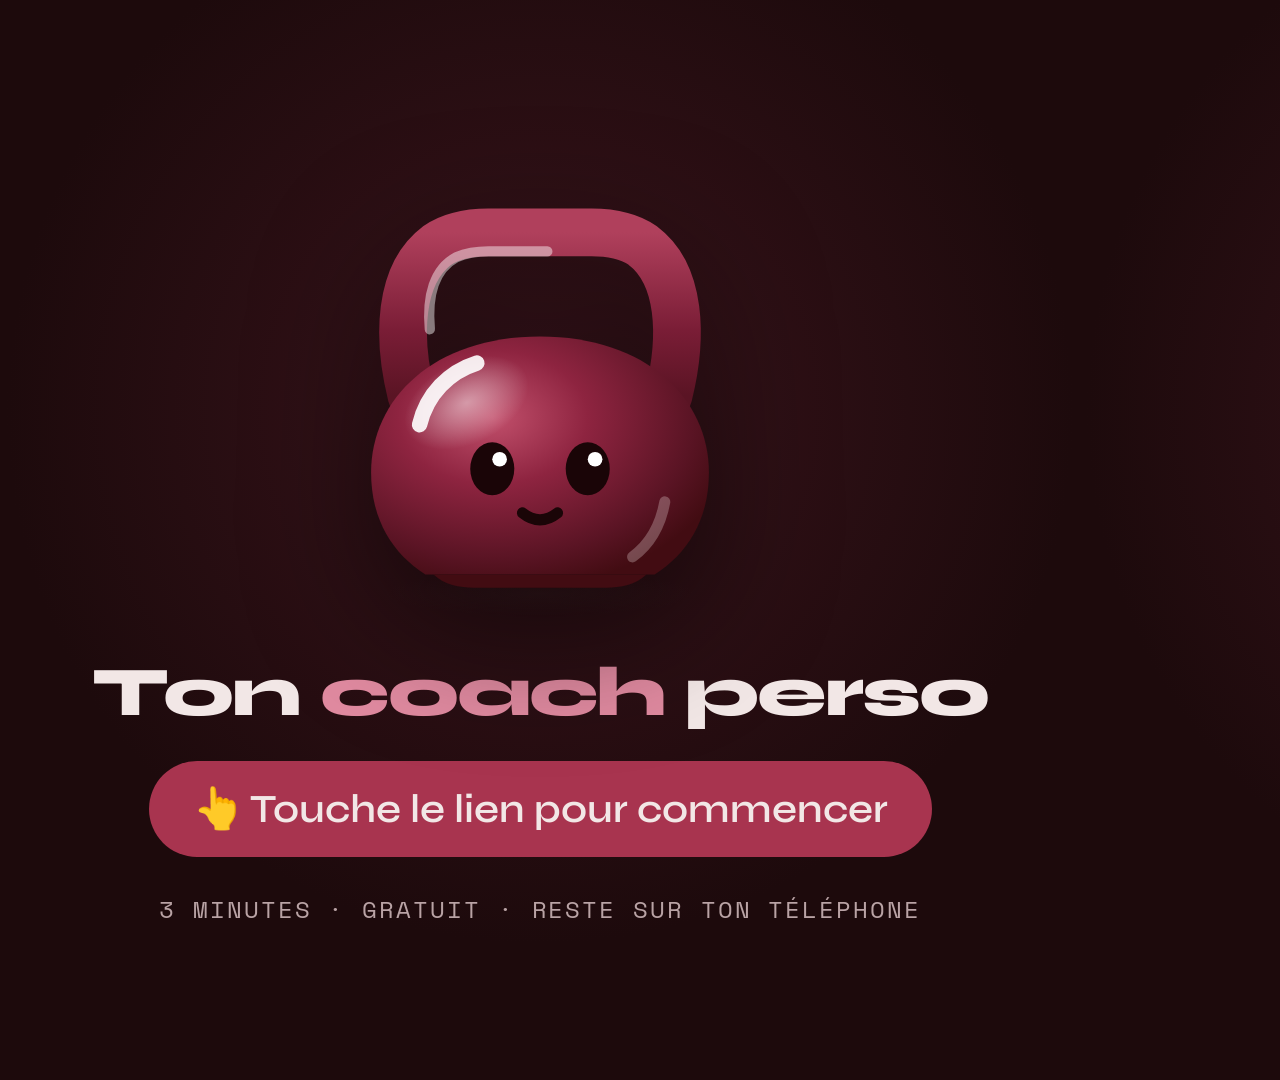
<file: share/card-fr.html>
<!doctype html><html><head><meta charset="utf-8">
<link href="https://fonts.googleapis.com/css2?family=Space+Mono&family=Syne:wght@600;800&display=swap" rel="stylesheet">
<style>
html,body{margin:0;width:1080px;height:1080px}
body{background:radial-gradient(circle at 50% 38%,#3a141c 0,#1D0A0C 62%);display:flex;flex-direction:column;align-items:center;justify-content:center;gap:34px;font-family:Syne,sans-serif;color:#F2E7E6}
img{width:470px;height:470px;filter:drop-shadow(0 40px 60px rgba(0,0,0,.55))}
h1{font-size:70px;text-align:center;max-width:940px;font-weight:800;letter-spacing:-.03em;margin:0;line-height:1}
h1 em{font-style:normal;color:#E08AA0}
.tap{display:flex;align-items:center;gap:18px;background:#A8344F;border-radius:999px;padding:24px 44px;font-size:40px;font-weight:600}
.small{font-family:'Space Mono',monospace;font-size:24px;letter-spacing:.08em;text-transform:uppercase;color:#B9A3A5}
</style></head><body>
<img src="mark.svg" alt="">
<h1>Ton <em>coach</em> perso</h1>
<div class="tap">👆 Touche le lien pour commencer</div>
<div class="small">3 minutes · gratuit · reste sur ton téléphone</div>
</body></html>
</file>
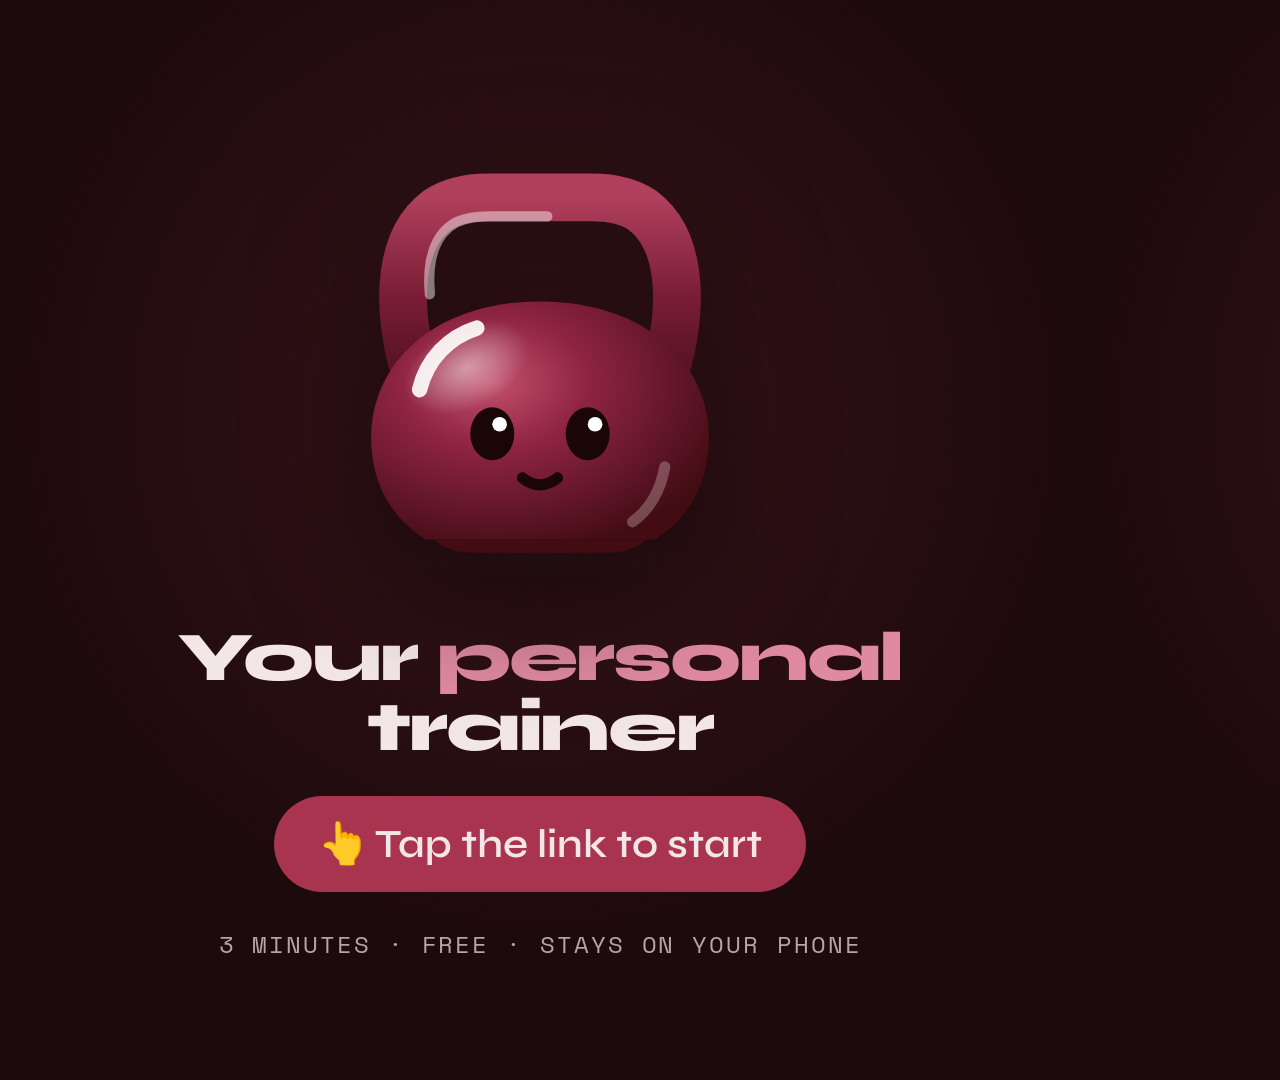
<file: share/card.html>
<!doctype html><html><head><meta charset="utf-8">
<link href="https://fonts.googleapis.com/css2?family=Space+Mono&family=Syne:wght@600;800&display=swap" rel="stylesheet">
<style>
html,body{margin:0;width:1080px;height:1080px}
body{background:radial-gradient(circle at 50% 38%,#3a141c 0,#1D0A0C 62%);display:flex;flex-direction:column;align-items:center;justify-content:center;gap:34px;font-family:Syne,sans-serif;color:#F2E7E6}
img{width:470px;height:470px;filter:drop-shadow(0 40px 60px rgba(0,0,0,.55))}
h1{font-size:70px;text-align:center;max-width:940px;font-weight:800;letter-spacing:-.03em;margin:0;line-height:1}
h1 em{font-style:normal;color:#E08AA0}
.tap{display:flex;align-items:center;gap:18px;background:#A8344F;border-radius:999px;padding:24px 44px;font-size:40px;font-weight:600}
.small{font-family:'Space Mono',monospace;font-size:24px;letter-spacing:.08em;text-transform:uppercase;color:#B9A3A5}
</style></head><body>
<img src="mark.svg" alt="">
<h1>Your <em>personal</em> trainer</h1>
<div class="tap">👆 Tap the link to start</div>
<div class="small">3 minutes · free · stays on your phone</div>
</body></html>
</file>
